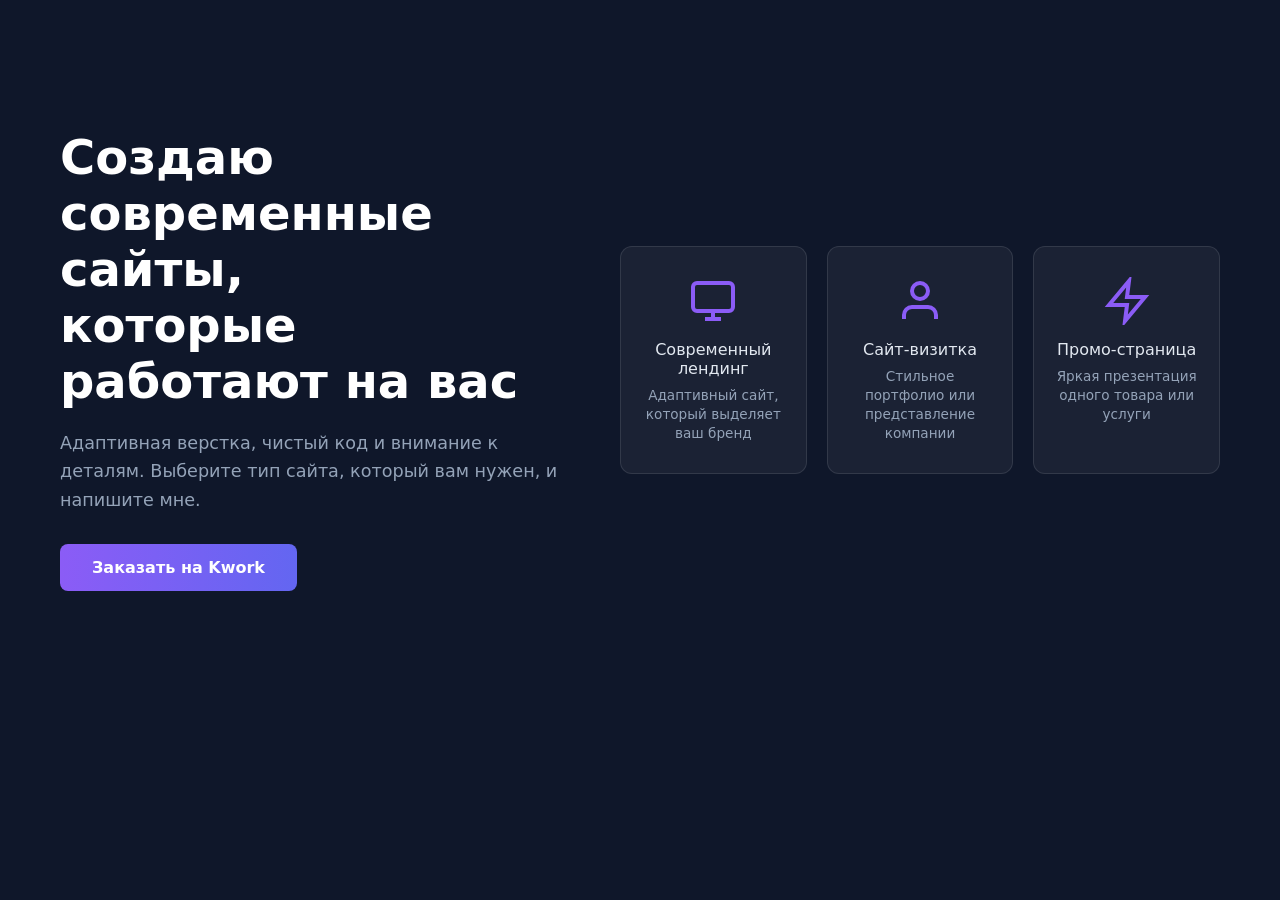
<file: index.html>
<!DOCTYPE html>
<html lang="ru">
<head>
    <meta charset="UTF-8">
    <meta name="viewport" content="width=device-width, initial-scale=1.0">
    <title>Моё портфолио | Frontend-разработчик</title>
    <link rel="icon" href="data:image/svg+xml,<svg xmlns=%22http://www.w3.org/2000/svg%22 viewBox=%220 0 100 100%22><text y=%22.9em%22 font-size=%2290%22>💻</text></svg>">
    <link rel="stylesheet" href="css/styil.css">
</head>
<body>
    
    <section class="tech-section">

        <div class="tech-info">
            <h1 class="section-title">Создаю современные сайты,<br>которые работают на вас</h1>
            <p class="section-subtitle">
                Адаптивная верстка, чистый код и внимание к деталям. 
                Выберите тип сайта, который вам нужен, и напишите мне.
            </p>
            <a href="https://kwork.ru/user/Prohoru" target="_blank" class="cta-button">Заказать на Kwork</a>
        </div>

        <div class="tech-grid">

            <a href="services/landing.html" class="tech-card">  
                <svg class="tech-icon" viewBox="0 0 24 24" fill="none" stroke="#8b5cf6" stroke-width="2">
                    <rect x="2" y="3" width="20" height="14" rx="2" ry="2"></rect>
                    <line x1="8" y1="21" x2="16" y2="21"></line>
                    <line x1="12" y1="17" x2="12" y2="21"></line>
                </svg>
                <span class="tech-name">Современный лендинг</span>
                <span class="tech-desc">Адаптивный сайт, который выделяет ваш бренд</span>
            </a>

            <a href="services/business-card.html" class="tech-card">
                <svg class="tech-icon" viewBox="0 0 24 24" fill="none" stroke="#8b5cf6" stroke-width="2">
                    <path d="M20 21v-2a4 4 0 0 0-4-4H8a4 4 0 0 0-4 4v2"></path>
                    <circle cx="12" cy="7" r="4"></circle>
                </svg>
                <span class="tech-name">Сайт-визитка</span>
                <span class="tech-desc">Стильное портфолио или представление компании</span>
            </a>

            <a href="services/promo.html" class="tech-card">
                <svg class="tech-icon" viewBox="0 0 24 24" fill="none" stroke="#8b5cf6" stroke-width="2">
                    <polygon points="13 2 3 14 12 14 11 22 21 10 12 10 13 2"></polygon>
                </svg>
                <span class="tech-name">Промо-страница</span>
                <span class="tech-desc">Яркая презентация одного товара или услуги</span>
            </a>

        </div>

    </section>


    <script src="js/script.js"></script>
</body>
</html>
</file>
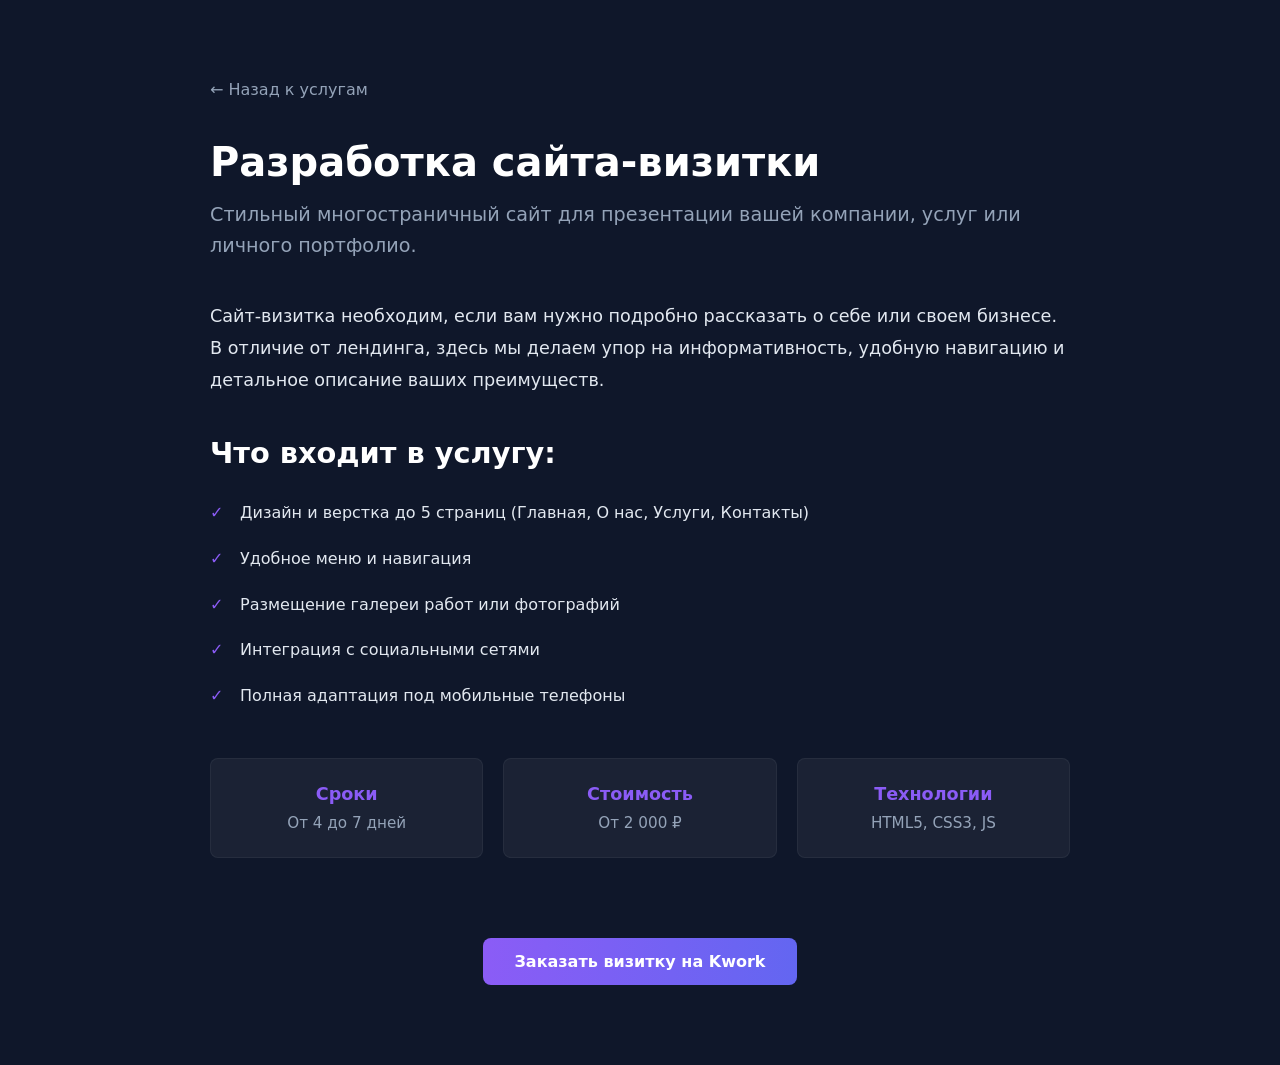
<file: services/business-card.html>
<!DOCTYPE html>
<html lang="ru">
<head>
    <meta charset="UTF-8">
    <meta name="viewport" content="width=device-width, initial-scale=1.0">
    <title>Сайт-визитка | Моё портфолио</title>
    <link rel="icon" href="data:image/svg+xml,<svg xmlns=%22http://www.w3.org/2000/svg%22 viewBox=%220 0 100 100%22><text y=%22.9em%22 font-size=%2290%22>💻</text></svg>">
    <link rel="stylesheet" href="../css/styil.css">
</head>
<body>
    <div class="service-page">
        <a href="../index.html" class="back-btn">← Назад к услугам</a>
        
        <h1 class="service-title">Разработка сайта-визитки</h1>
        <p class="service-subtitle">Стильный многостраничный сайт для презентации вашей компании, услуг или личного портфолио.</p>

        <p class="service-description">Сайт-визитка необходим, если вам нужно подробно рассказать о себе или своем бизнесе. В отличие от лендинга, здесь мы делаем упор на информативность, удобную навигацию и детальное описание ваших преимуществ.</p>
        
        <h2 class="service-heading">Что входит в услугу:</h2>
        <ul class="service-list">
            <li>Дизайн и верстка до 5 страниц (Главная, О нас, Услуги, Контакты)</li>
            <li>Удобное меню и навигация</li>
            <li>Размещение галереи работ или фотографий</li>
            <li>Интеграция с социальными сетями</li>
            <li>Полная адаптация под мобильные телефоны</li>
        </ul>

        <div class="features-grid">
            <div class="feature-card">
                <h3>Сроки</h3>
                <p>От 4 до 7 дней</p>
            </div>
            <div class="feature-card">
                <h3>Стоимость</h3>
                <p>От 2 000 ₽</p>
            </div>
            <div class="feature-card">
                <h3>Технологии</h3>
                <p>HTML5, CSS3, JS</p>
            </div>
        </div>

        <div class="cta-block">
            <a href="https://kwork.ru/user/Prohoru" target="_blank" class="cta-button">Заказать визитку на Kwork</a>
        </div>
    </div>
</body>
</html>
</file>
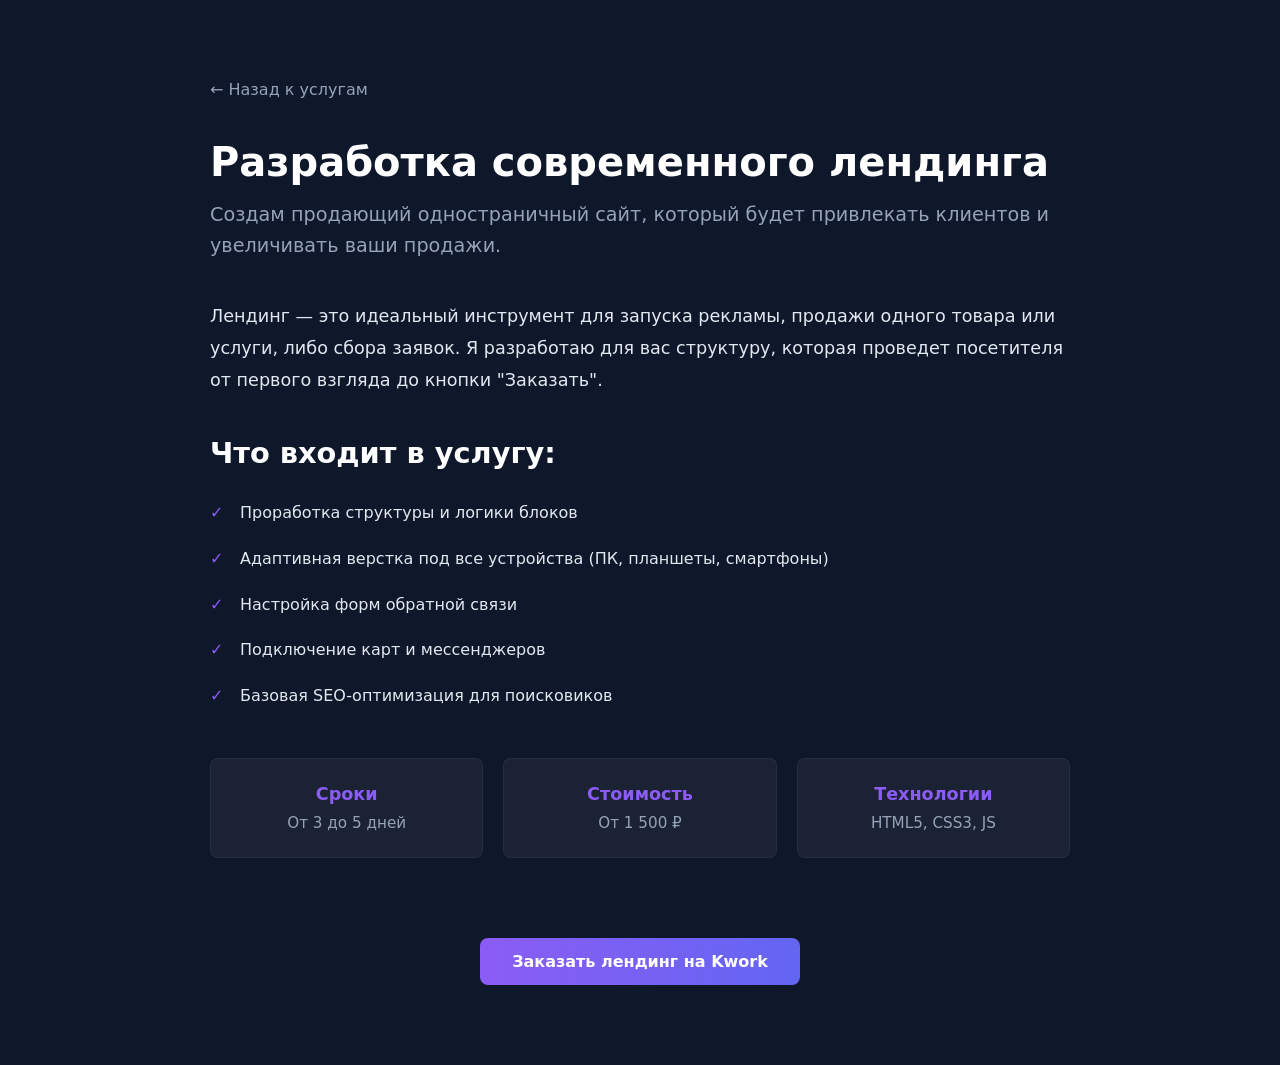
<file: services/landing.html>
<!DOCTYPE html>
<html lang="ru">
<head>
    <meta charset="UTF-8">
    <meta name="viewport" content="width=device-width, initial-scale=1.0">
    <title>Разработка лендинга | Моё портфолио</title>
    <link rel="icon" href="data:image/svg+xml,<svg xmlns=%22http://www.w3.org/2000/svg%22 viewBox=%220 0 100 100%22><text y=%22.9em%22 font-size=%2290%22>💻</text></svg>">
    <link rel="stylesheet" href="../css/styil.css">
</head>
<body>
    <div class="service-page">
        <a href="../index.html" class="back-btn">← Назад к услугам</a>
        
        <h1 class="service-title">Разработка современного лендинга</h1>
        <p class="service-subtitle">Создам продающий одностраничный сайт, который будет привлекать клиентов и увеличивать ваши продажи.</p>
       
        <p class="service-description">Лендинг — это идеальный инструмент для запуска рекламы, продажи одного товара или услуги, либо сбора заявок. Я разработаю для вас структуру, которая проведет посетителя от первого взгляда до кнопки "Заказать".</p>
        
        <h2 class="service-heading">Что входит в услугу:</h2>
        <ul class="service-list">
            <li>Проработка структуры и логики блоков</li>
            <li>Адаптивная верстка под все устройства (ПК, планшеты, смартфоны)</li>
            <li>Настройка форм обратной связи</li>
            <li>Подключение карт и мессенджеров</li>
            <li>Базовая SEO-оптимизация для поисковиков</li>
        </ul>

        <div class="features-grid">
            <div class="feature-card">
                <h3>Сроки</h3>
                <p>От 3 до 5 дней</p>
            </div>
            <div class="feature-card">
                <h3>Стоимость</h3>
                <p>От 1 500 ₽</p>
            </div>
            <div class="feature-card">
                <h3>Технологии</h3>
                <p>HTML5, CSS3, JS</p>
            </div>
        </div>

        <div class="cta-block">
            <a href="https://kwork.ru/user/Prohoru" target="_blank" class="cta-button">Заказать лендинг на Kwork</a>
        </div>
    </div>
</body>
</html>
</file>
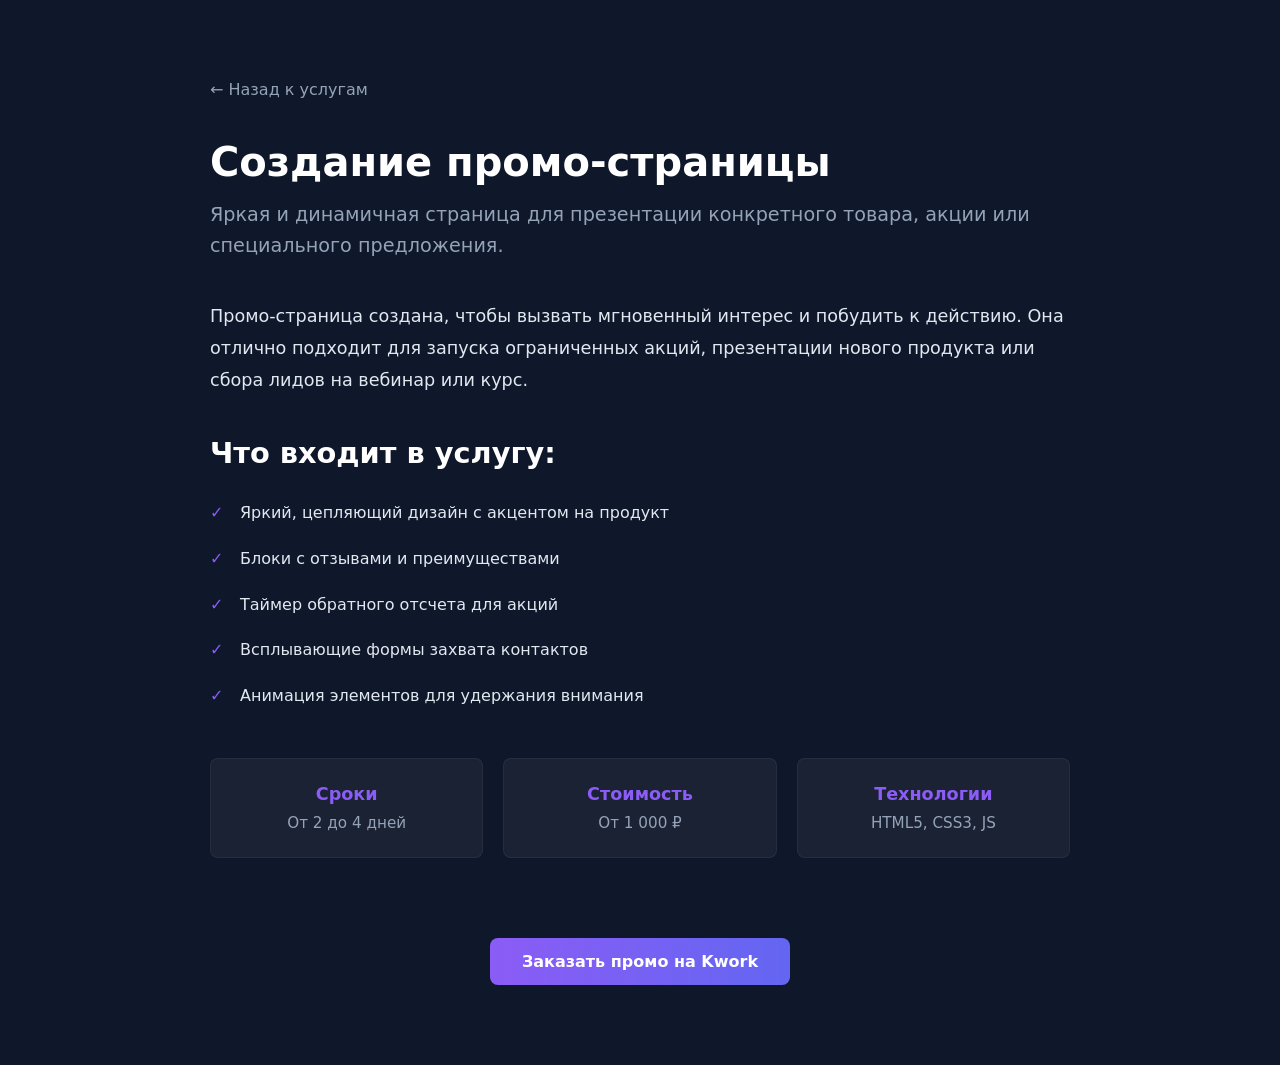
<file: services/promo.html>
<!DOCTYPE html>
<html lang="ru">
<head>
    <meta charset="UTF-8">
    <meta name="viewport" content="width=device-width, initial-scale=1.0">
    <title>Промо-страница | Моё портфолио</title>
    <link rel="icon" href="data:image/svg+xml,<svg xmlns=%22http://www.w3.org/2000/svg%22 viewBox=%220 0 100 100%22><text y=%22.9em%22 font-size=%2290%22>💻</text></svg>">
    <link rel="stylesheet" href="../css/styil.css">
</head>
<body>
    <div class="service-page">
        <a href="../index.html" class="back-btn">← Назад к услугам</a>
        
        <h1 class="service-title">Создание промо-страницы</h1>
        <p class="service-subtitle">Яркая и динамичная страница для презентации конкретного товара, акции или специального предложения.</p>
        
        <p class="service-description">Промо-страница создана, чтобы вызвать мгновенный интерес и побудить к действию. Она отлично подходит для запуска ограниченных акций, презентации нового продукта или сбора лидов на вебинар или курс.</p>
        
        <h2 class="service-heading">Что входит в услугу:</h2>
        <ul class="service-list">
            <li>Яркий, цепляющий дизайн с акцентом на продукт</li>
            <li>Блоки с отзывами и преимуществами</li>
            <li>Таймер обратного отсчета для акций</li>
            <li>Всплывающие формы захвата контактов</li>
            <li>Анимация элементов для удержания внимания</li>
        </ul>

        <div class="features-grid">
            <div class="feature-card">
                <h3>Сроки</h3>
                <p>От 2 до 4 дней</p>
            </div>
            <div class="feature-card">
                <h3>Стоимость</h3>
                <p>От 1 000 ₽</p>
            </div>
            <div class="feature-card">
                <h3>Технологии</h3>
                <p>HTML5, CSS3, JS</p>
            </div>
        </div>

        <div class="cta-block">
            <a href="https://kwork.ru/user/Prohoru" target="_blank" class="cta-button">Заказать промо на Kwork</a>
        </div>
    </div>
</body>
</html>
</file>
<file: css/styil.css>
* {
    margin: 0;
    padding: 0;
    box-sizing: border-box;
}

html {
    scroll-behavior: smooth;
}

body {
    background-color: #0f172a; 
    color: #ffffff;
    font-family: system-ui, -apple-system, sans-serif;
    min-height: 100vh; 
}

.tech-section {
    display: flex;
    align-items: center;
    justify-content: space-between;
    gap: 60px;
    max-width: 1200px;
    margin: 0 auto;
    padding: 60px 20px; 
    min-height: 80vh;
}

.tech-info {
    flex: 1;
    max-width: 500px;
    text-align: left;
}

.section-title {
    font-size: 3rem;
    color: #ffffff;
    margin-bottom: 20px;
    font-weight: 700;
}

.section-subtitle {
    font-size: 1.1rem;
    color: #94a3b8;
    line-height: 1.6;
}

.tech-grid {
    flex: 1;
    display: grid;
    grid-template-columns: repeat(auto-fit, minmax(120px, 1fr));
    gap: 20px;
}

.tech-card {
    background: rgba(255, 255, 255, 0.05);
    border: 1px solid rgba(255, 255, 255, 0.1);
    border-radius: 12px;
    padding: 30px 20px;
    text-align: center;
    cursor: pointer;
    transition: transform 0.3s ease, background-color 0.3s ease, box-shadow 0.3s ease;
    text-decoration: none;
    display: flex;
    flex-direction: column;
    align-items: center;
}

.tech-card:hover {
    transform: translateY(-5px);
    background: rgba(255, 255, 255, 0.08);
}

.tech-card.active {
    border-color: #8b5cf6;
    box-shadow: 0 0 20px rgba(139, 92, 246, 0.4);
    background: rgba(139, 92, 246, 0.15);
}

.tech-icon {
    width: 48px;
    height: 48px;
    margin-bottom: 15px;
    object-fit: contain;
}

.tech-name {
    display: block;
    color: #e2e8f0;
    font-size: 1rem;
    font-weight: 500;
}

.tech-desc {
    display: block;
    color: #94a3b8;
    font-size: 0.85rem;
    margin-top: 8px;
    line-height: 1.4;
}

.cta-button {
    display: inline-block;
    margin-top: 30px;
    padding: 14px 32px;
    background: linear-gradient(90deg, #8b5cf6, #6366f1);
    color: #ffffff;
    text-decoration: none;
    border-radius: 8px;
    font-weight: 600;
    font-size: 1rem;
    transition: transform 0.3s ease, box-shadow 0.3s ease;
}

.cta-button:hover {
    transform: translateY(-3px);
    box-shadow: 0 10px 20px rgba(139, 92, 246, 0.4);
}

.reveal {
    opacity: 0;
    transform: translateY(40px);
    transition: all 0.8s ease;
}

.reveal.active {
    opacity: 1;
    transform: translateY(0);
}

.service-page {
    max-width: 900px;
    margin: 0 auto;
    padding: 80px 20px;
}

.back-btn {
    display: inline-block;
    margin-bottom: 40px;
    color: #94a3b8;
    text-decoration: none;
    font-size: 1rem;
    transition: color 0.3s ease;
}

.back-btn:hover {
    color: #8b5cf6;
}

.service-title {
    font-size: 2.5rem;
    margin-bottom: 15px;
}

.service-subtitle {
    font-size: 1.2rem;
    color: #94a3b8;
    margin-bottom: 40px;
    line-height: 1.6;
}

.service-heading {
    font-size: 1.8rem;
    margin-top: 40px;
    margin-bottom: 20px;
    font-weight: 700;
}

.service-description {
    color: #e2e8f0;
    line-height: 1.8;
    margin-bottom: 20px;
    font-size: 1.1rem;
}

.service-list {
    list-style: none;
    padding: 0;
    margin-bottom: 40px;
}

.service-list li {
    padding: 10px 0 10px 30px;
    position: relative;
    color: #e2e8f0;
    line-height: 1.6;
}

.service-list li::before {
    content: "✓";
    position: absolute;
    left: 0;
    color: #8b5cf6;
    font-weight: bold;
}

.features-grid {
    display: grid;
    grid-template-columns: repeat(auto-fit, minmax(200px, 1fr));
    gap: 20px;
    margin-bottom: 40px;
}

.feature-card {
    background: rgba(255, 255, 255, 0.05);
    padding: 25px;
    border-radius: 8px;
    text-align: center;
    border: 1px solid rgba(255, 255, 255, 0.05);
}

.feature-card h3 {
    color: #8b5cf6;
    margin-bottom: 10px;
    font-size: 1.1rem;
}

.feature-card p {
    color: #94a3b8;
    font-size: 0.95rem;
}

.service-img {
    width: 100%;
    border-radius: 12px;
    margin-bottom: 40px;
    border: 1px solid rgba(255, 255, 255, 0.1);
}

.cta-block {
    text-align: center;
    margin-top: 50px;
}

@media (max-width: 768px) {
    .tech-section {
        flex-direction: column;
        text-align: center;
        gap: 40px;
        padding: 40px 20px;
    }

    .tech-info {
        max-width: 100%;
        text-align: center;
    }

    .section-title {
        font-size: 2.2rem;
    }

    .service-title {
        font-size: 2rem;
    }
    
    .service-heading {
        font-size: 1.5rem;
    }
    
    .service-page {
        padding: 40px 15px;
    }
}

.demo-section {
    text-align: center;
    padding: 100px 20px;
    color: #94a3b8;
}

.demo-section h2 {
    font-size: 2rem;
    margin-bottom: 10px;
    color: #ffffff;
}
</file>
